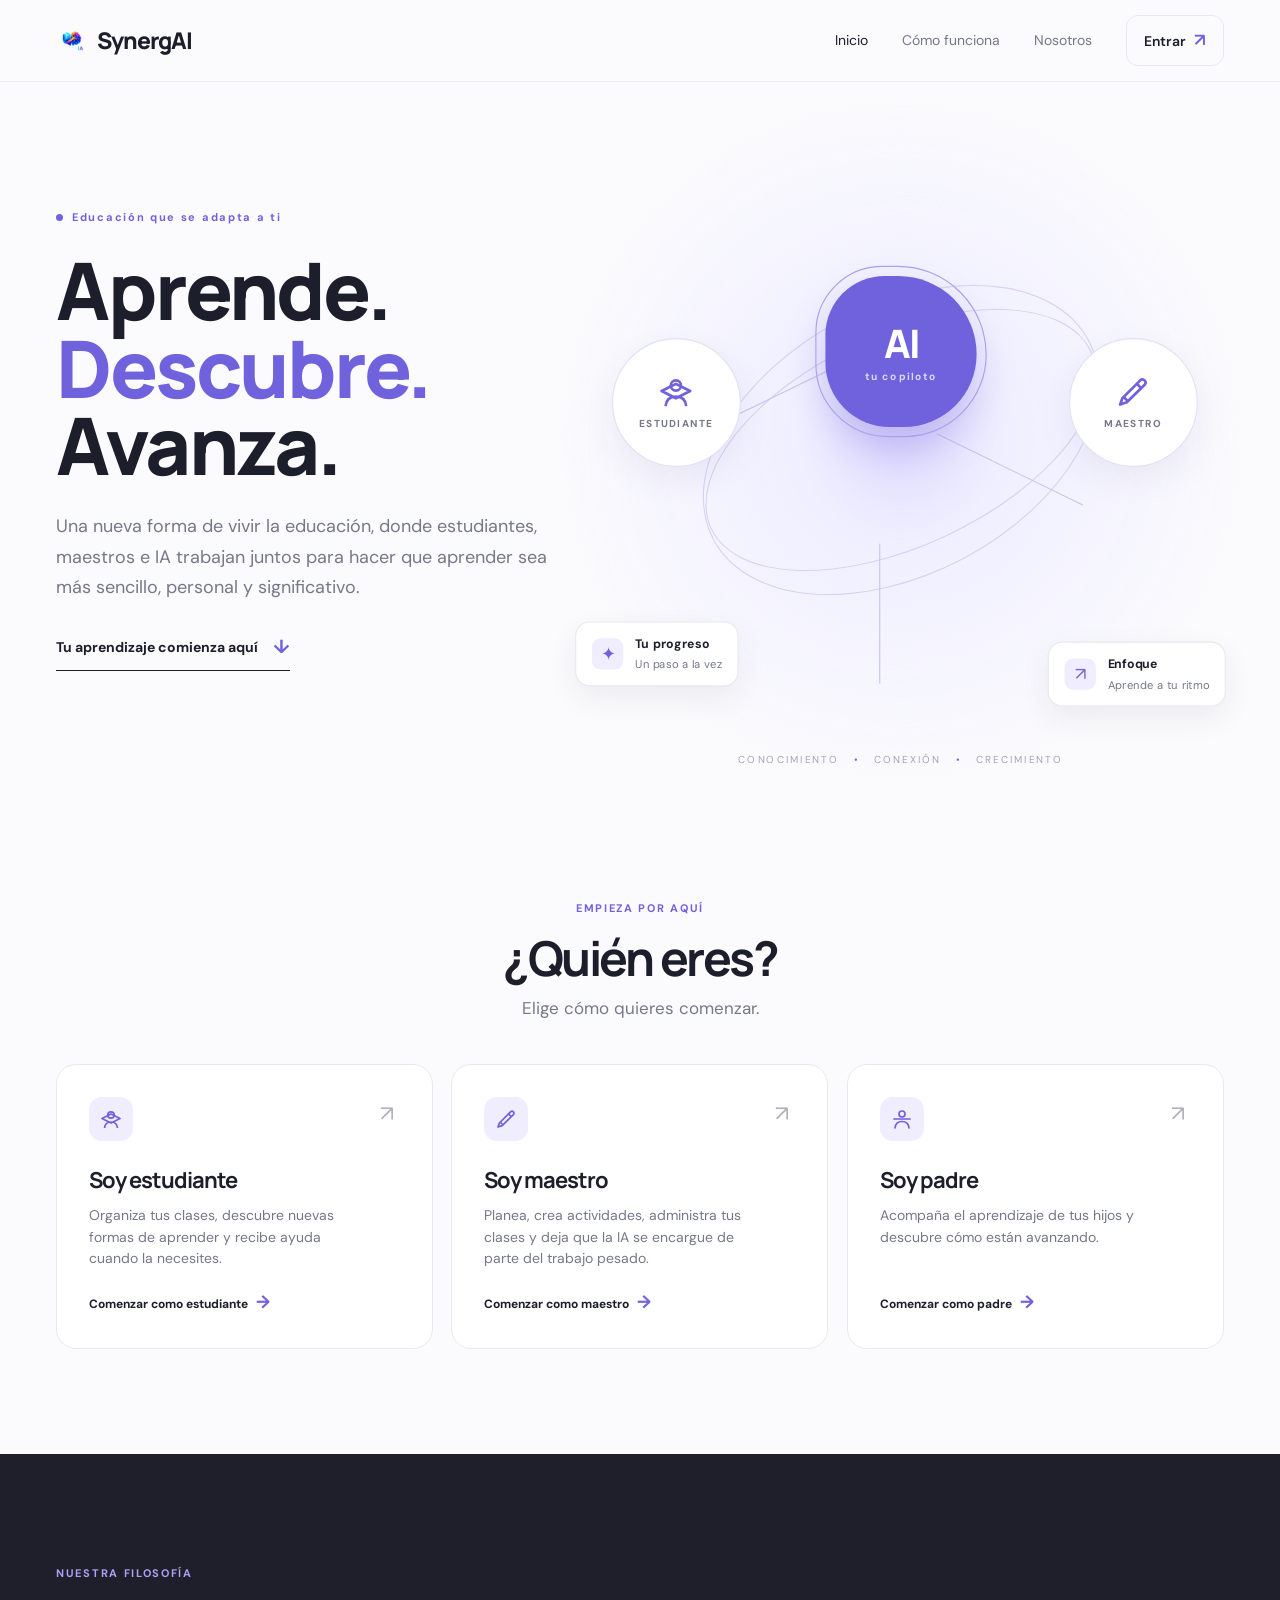
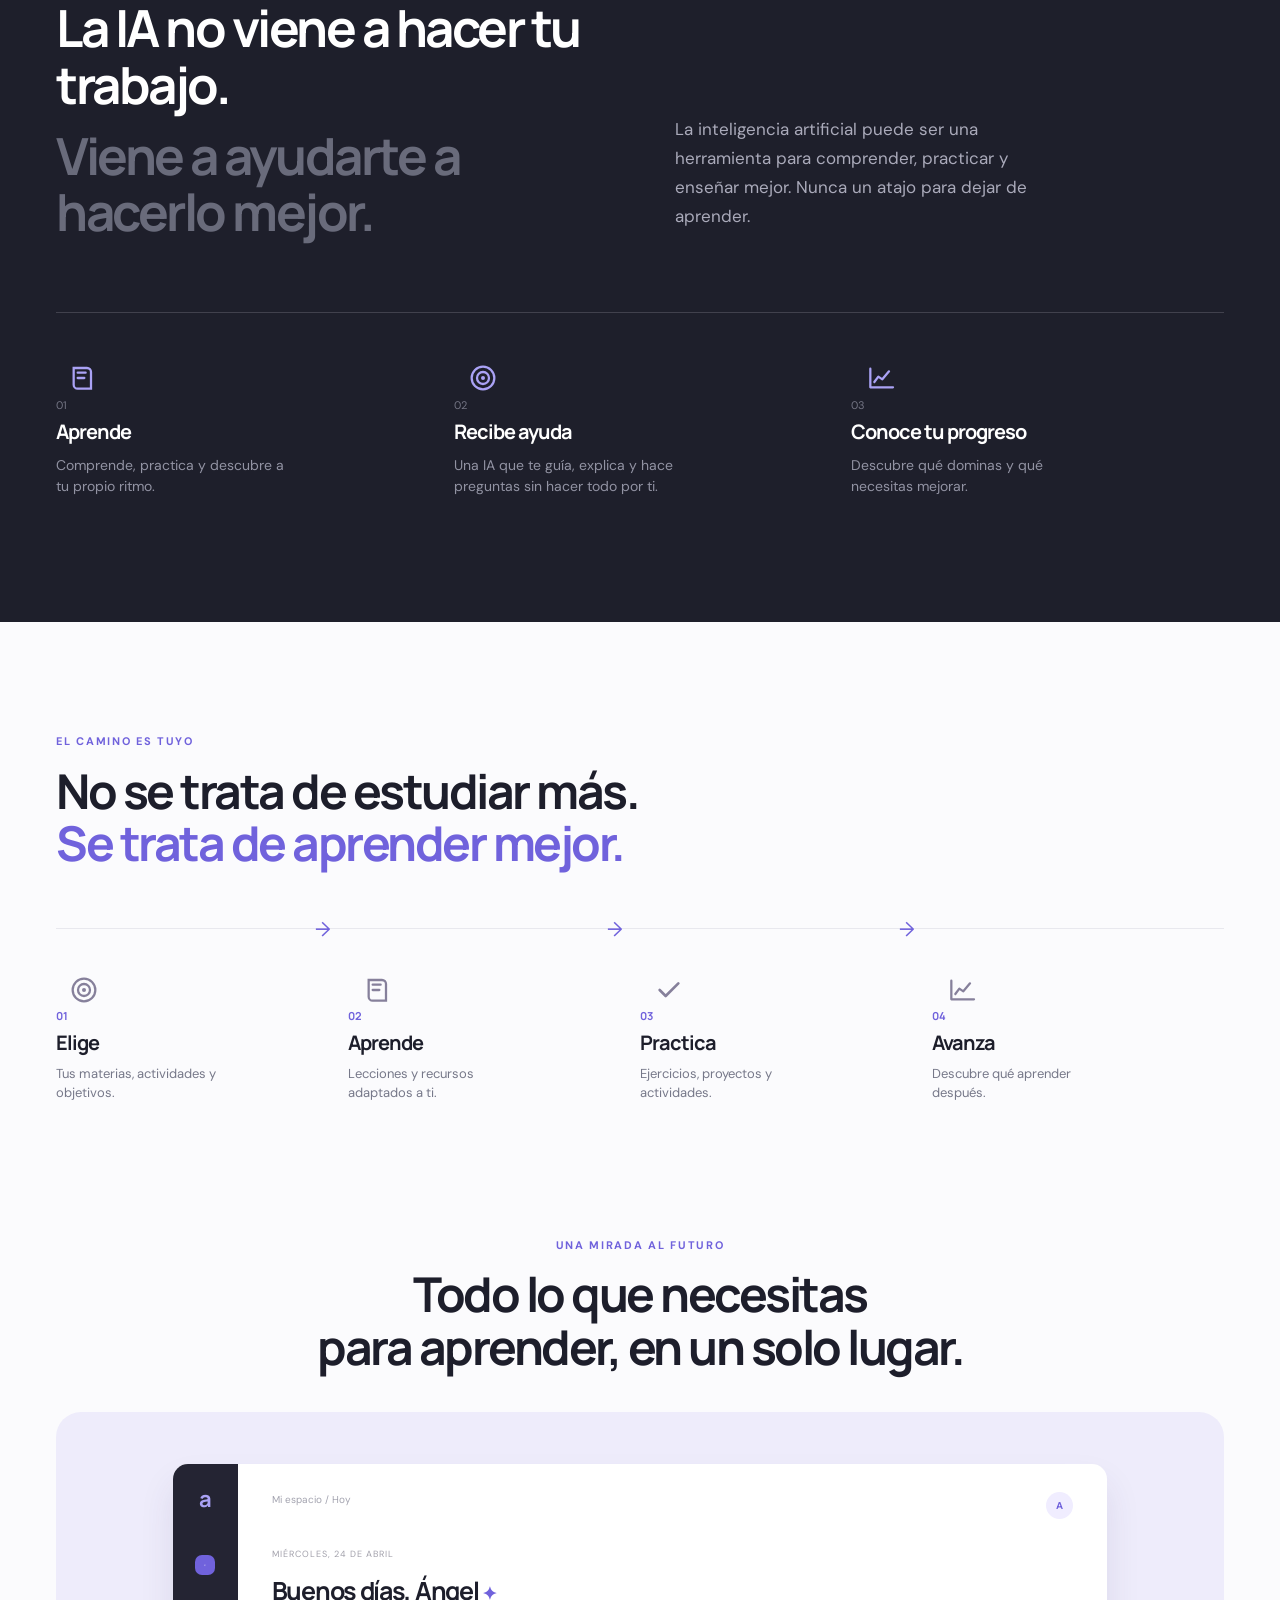
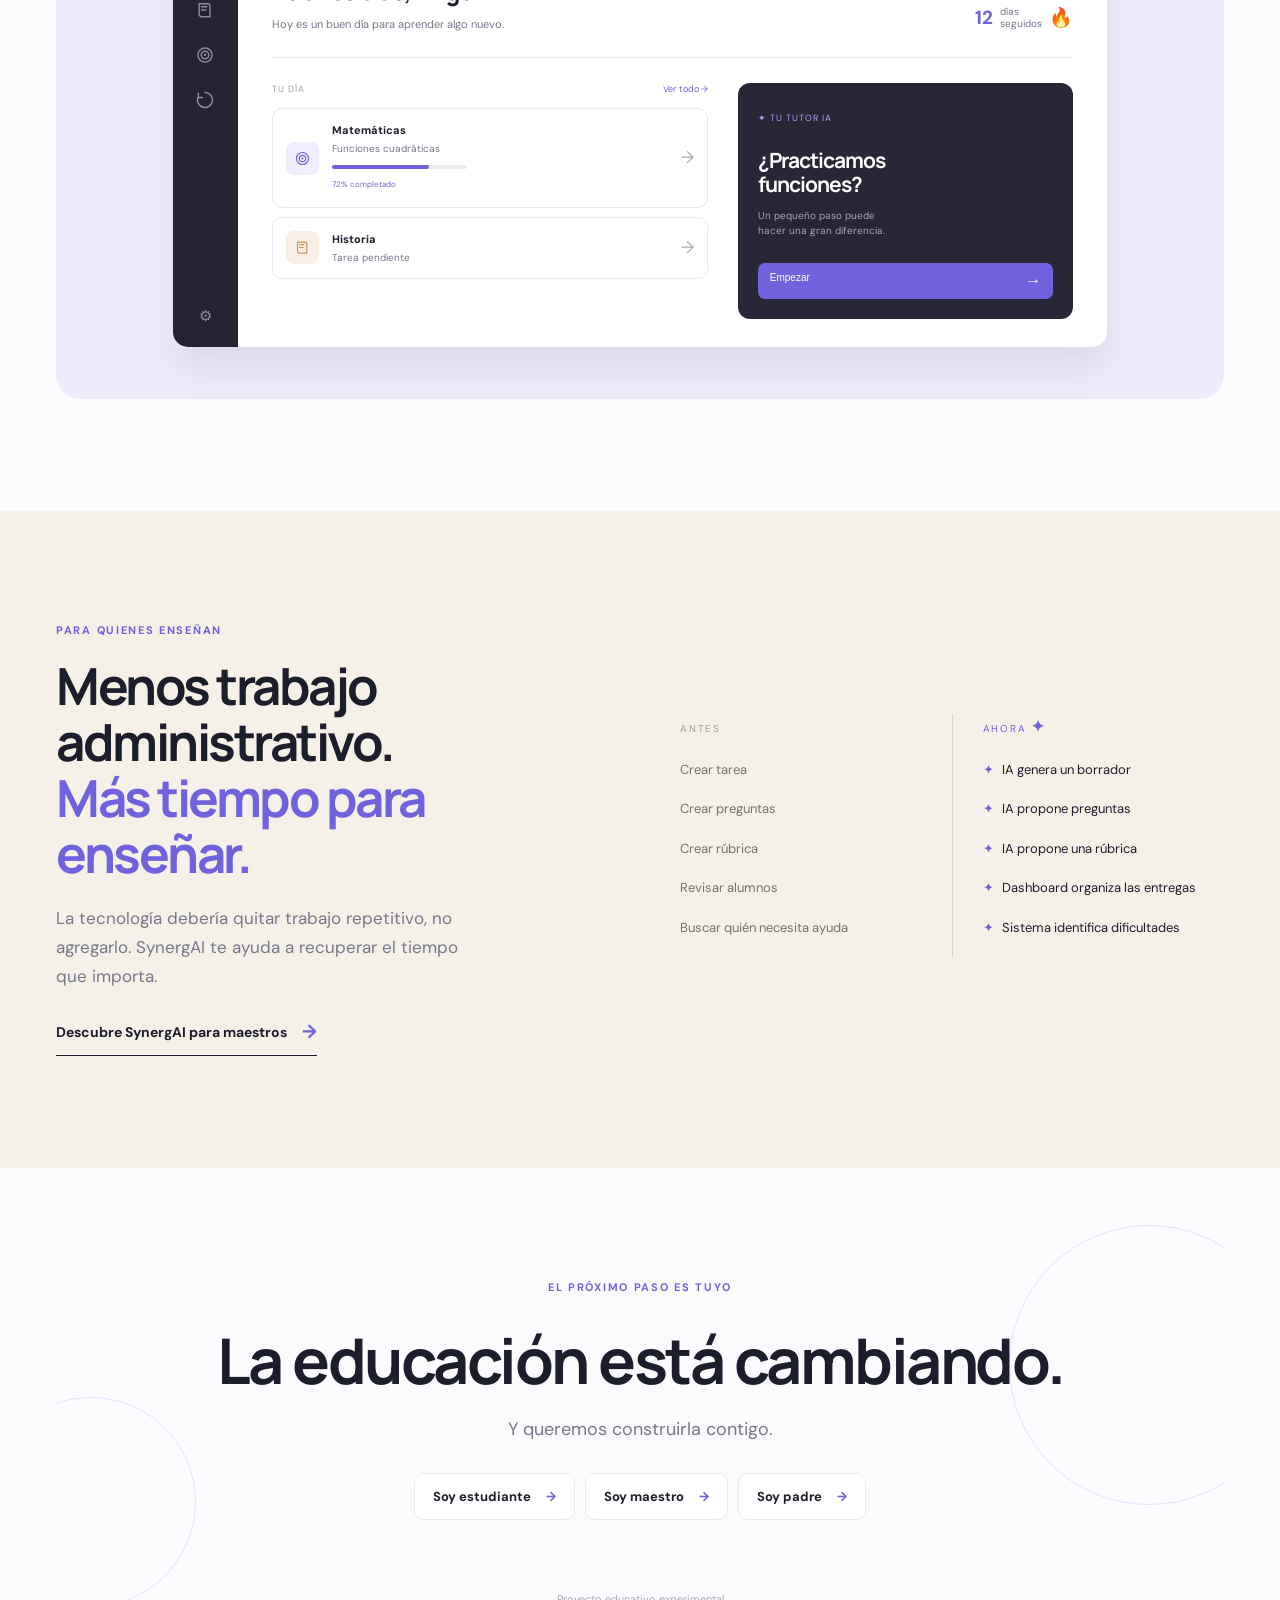
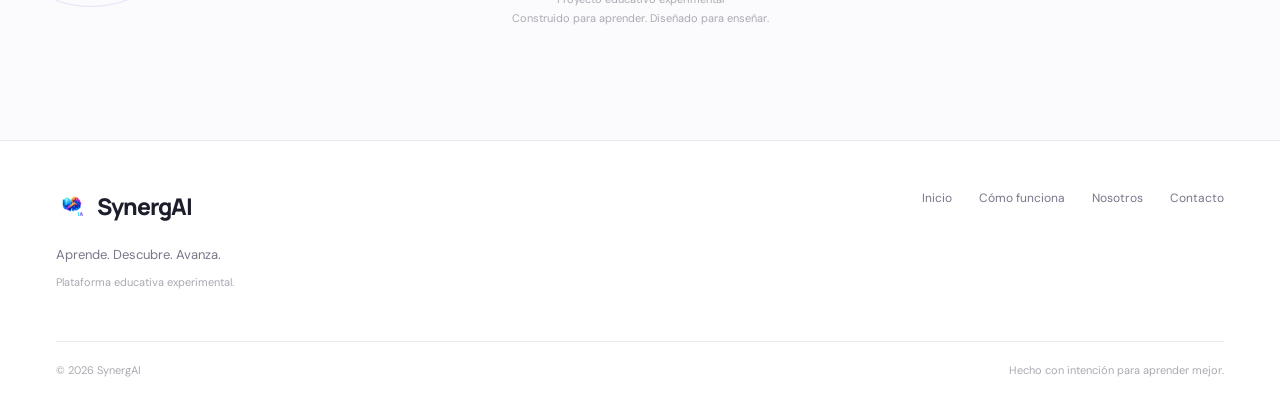
<file: index.html>
<!doctype html>
<html lang="es-MX">
  <head>
    <meta charset="UTF-8" />
    <meta name="viewport" content="width=device-width, initial-scale=1.0" />
    <meta name="description" content="Una nueva forma de vivir la educación para estudiantes, maestros y familias." />
    <meta name="theme-color" content="#f7f8fc" />
    <title>SynergAI — Aprende. Descubre. Avanza.</title>
    <link rel="preconnect" href="https://fonts.googleapis.com" />
    <link rel="preconnect" href="https://fonts.gstatic.com" crossorigin />
    <link href="https://fonts.googleapis.com/css2?family=DM+Sans:wght@400;500;600;700&family=Manrope:wght@600;700;800&display=swap" rel="stylesheet" />
    <link rel="stylesheet" href="styles.css" />
    <link rel="stylesheet" href="brand-overrides.css" />
  </head>
  <body>
    <header class="site-header">
      <nav class="nav container" aria-label="Navegación principal">
        <a class="brand" href="#inicio" aria-label="SynergAI, inicio">
          <img class="brand-logo" src="logoSAI.png" alt="" />
          <span>SynergAI</span>
        </a>
        <button class="menu-toggle" type="button" aria-expanded="false" aria-controls="main-menu" aria-label="Abrir menú">
          <span></span><span></span>
        </button>
        <div class="nav-links" id="main-menu">
          <a class="active" href="#inicio">Inicio</a>
          <a href="#como-funciona">Cómo funciona</a>
          <a href="#nosotros">Nosotros</a>
          <a class="nav-login" href="/login">Entrar <span aria-hidden="true">↗</span></a>
        </div>
      </nav>
    </header>

    <main id="inicio">
      <section class="hero container section-reveal">
        <div class="hero-copy">
          <div class="eyebrow"><span class="eyebrow-dot"></span> Educación que se adapta a ti</div>
          <h1>Aprende.<br /><em>Descubre.</em><br />Avanza.</h1>
          <p>Una nueva forma de vivir la educación, donde estudiantes, maestros e IA trabajan juntos para hacer que aprender sea más sencillo, personal y significativo.</p>
          <a class="text-link" href="#roles">Tu aprendizaje comienza aquí <span aria-hidden="true">↓</span></a>
        </div>
        <div class="hero-art" aria-label="La inteligencia artificial conecta a estudiantes y maestros con el aprendizaje" role="img">
          <div class="orbit orbit-one"></div><div class="orbit orbit-two"></div>
          <div class="art-line line-a"></div><div class="art-line line-b"></div><div class="art-line line-c"></div>
          <div class="art-node node-student"><span class="node-icon">◒</span><small>ESTUDIANTE</small></div>
          <div class="art-node node-teacher"><span class="node-icon">✦</span><small>MAESTRO</small></div>
          <div class="ai-core"><span class="core-pulse"></span><strong>AI</strong><small>tu copiloto</small></div>
          <div class="floating-note note-progress"><span>✦</span><div><b>Tu progreso</b><small>Un paso a la vez</small></div></div>
          <div class="floating-note note-focus"><span>↗</span><div><b>Enfoque</b><small>Aprende a tu ritmo</small></div></div>
          <div class="art-caption">CONOCIMIENTO <span>•</span> CONEXIÓN <span>•</span> CRECIMIENTO</div>
        </div>
      </section>

      <section class="roles-section container" id="roles">
        <div class="section-heading centered"><span class="section-kicker">EMPIEZA POR AQUÍ</span><h2>¿Quién eres?</h2><p>Elige cómo quieres comenzar.</p></div>
        <div class="role-grid">
          <a class="role-card role-student" href="/student"><div class="role-top"><span class="role-icon">◒</span><span class="arrow">↗</span></div><h3>Soy estudiante</h3><p>Organiza tus clases, descubre nuevas formas de aprender y recibe ayuda cuando la necesites.</p><span class="card-link">Comenzar como estudiante <b>→</b></span></a>
          <a class="role-card role-teacher" href="/teacher"><div class="role-top"><span class="role-icon">✎</span><span class="arrow">↗</span></div><h3>Soy maestro</h3><p>Planea, crea actividades, administra tus clases y deja que la IA se encargue de parte del trabajo pesado.</p><span class="card-link">Comenzar como maestro <b>→</b></span></a>
          <a class="role-card role-parent" href="/parent"><div class="role-top"><span class="role-icon">⌂</span><span class="arrow">↗</span></div><h3>Soy padre</h3><p>Acompaña el aprendizaje de tus hijos y descubre cómo están avanzando.</p><span class="card-link">Comenzar como padre <b>→</b></span></a>
        </div>
      </section>

      <section class="philosophy section-dark" id="nosotros">
        <div class="container philosophy-layout">
          <div class="section-heading"><span class="section-kicker">NUESTRA FILOSOFÍA</span><h2>La IA no viene a hacer tu trabajo.</h2><h2 class="muted-heading">Viene a ayudarte a hacerlo mejor.</h2></div>
          <p class="philosophy-intro">La inteligencia artificial puede ser una herramienta para comprender, practicar y enseñar mejor. Nunca un atajo para dejar de aprender.</p>
          <div class="feature-grid"><article><span class="feature-number">01</span><span class="feature-icon">✦</span><h3>Aprende</h3><p>Comprende, practica y descubre a tu propio ritmo.</p></article><article><span class="feature-number">02</span><span class="feature-icon">◌</span><h3>Recibe ayuda</h3><p>Una IA que te guía, explica y hace preguntas sin hacer todo por ti.</p></article><article><span class="feature-number">03</span><span class="feature-icon">↗</span><h3>Conoce tu progreso</h3><p>Descubre qué dominas y qué necesitas mejorar.</p></article></div>
        </div>
      </section>

      <section class="steps-section container" id="como-funciona">
        <div class="section-heading"><span class="section-kicker">EL CAMINO ES TUYO</span><h2>No se trata de estudiar más.<br /><em>Se trata de aprender mejor.</em></h2></div>
        <div class="steps"><div class="step"><span>01</span><div class="step-icon">⌑</div><h3>Elige</h3><p>Tus materias, actividades y objetivos.</p></div><div class="step"><span>02</span><div class="step-icon">◉</div><h3>Aprende</h3><p>Lecciones y recursos adaptados a ti.</p></div><div class="step"><span>03</span><div class="step-icon">✧</div><h3>Practica</h3><p>Ejercicios, proyectos y actividades.</p></div><div class="step"><span>04</span><div class="step-icon">↗</div><h3>Avanza</h3><p>Descubre qué aprender después.</p></div></div>
      </section>

      <section class="product-section container"><div class="section-heading centered"><span class="section-kicker">UNA MIRADA AL FUTURO</span><h2>Todo lo que necesitas<br />para aprender, en un solo lugar.</h2></div><div class="dashboard-wrap"><div class="dashboard"><div class="dash-sidebar"><span class="dash-logo">a</span><span class="side-active">⌂</span><span>▤</span><span>◌</span><span>◈</span><span class="side-bottom">⚙</span></div><div class="dash-main"><div class="dash-top"><span class="dash-breadcrumb">Mi espacio / Hoy</span><span class="dash-avatar">A</span></div><div class="dash-greeting"><div><small>MIÉRCOLES, 24 DE ABRIL</small><h3>Buenos días, Ángel <span>✦</span></h3><p>Hoy es un buen día para aprender algo nuevo.</p></div><div class="streak"><b>12</b><span>días<br />seguidos</span> 🔥</div></div><div class="dash-content"><div><div class="dash-label">TU DÍA <span>Ver todo →</span></div><div class="subject-card"><span class="subject-symbol">∑</span><div><b>Matemáticas</b><small>Funciones cuadráticas</small><div class="progress"><i></i></div><em>72% completado</em></div><span class="subject-arrow">→</span></div><div class="subject-card"><span class="subject-symbol history">✺</span><div><b>Historia</b><small>Tarea pendiente</small></div><span class="subject-arrow">→</span></div></div><aside class="tutor-card"><span class="tutor-label">✦ TU TUTOR IA</span><h4>¿Practicamos<br />funciones?</h4><p>Un pequeño paso puede<br />hacer una gran diferencia.</p><button>Empezar <span>→</span></button></aside></div></div></div></div></section>

      <section class="teacher-section"><div class="container teacher-layout"><div class="teacher-copy"><span class="section-kicker">PARA QUIENES ENSEÑAN</span><h2>Menos trabajo administrativo.<br /><em>Más tiempo para enseñar.</em></h2><p>La tecnología debería quitar trabajo repetitivo, no agregarlo. SynergAI te ayuda a recuperar el tiempo que importa.</p><a class="text-link" href="/teacher">Descubre SynergAI para maestros <span>→</span></a></div><div class="comparison"><div class="comparison-column before"><span>ANTES</span><p>Crear tarea</p><p>Crear preguntas</p><p>Crear rúbrica</p><p>Revisar alumnos</p><p>Buscar quién necesita ayuda</p></div><div class="comparison-divider"></div><div class="comparison-column after"><span>AHORA <b>✦</b></span><p>IA genera un borrador</p><p>IA propone preguntas</p><p>IA propone una rúbrica</p><p>Dashboard organiza las entregas</p><p>Sistema identifica dificultades</p></div></div></div></section>

      <section class="final-cta container"><div class="cta-orb orb-left"></div><div class="cta-orb orb-right"></div><span class="section-kicker">EL PRÓXIMO PASO ES TUYO</span><h2>La educación está cambiando.</h2><p>Y queremos construirla contigo.</p><div class="cta-buttons"><a href="/student">Soy estudiante <span>→</span></a><a href="/teacher">Soy maestro <span>→</span></a><a href="/parent">Soy padre <span>→</span></a></div><small>Proyecto educativo experimental<br />Construido para aprender. Diseñado para enseñar.</small></section>
    </main>

    <footer class="footer"><div class="container footer-grid"><div><a class="brand" href="#inicio"><img class="brand-logo" src="logoSAI.png" alt="" /><span>SynergAI</span></a><p>Aprende. Descubre. Avanza.</p><small>Plataforma educativa experimental.</small></div><div class="footer-links"><a href="#inicio">Inicio</a><a href="#como-funciona">Cómo funciona</a><a href="#nosotros">Nosotros</a><a href="mailto:hola@synergai.education">Contacto</a></div></div><div class="container footer-bottom"><span>© 2026 SynergAI</span><span>Hecho con intención para aprender mejor.</span></div></footer>
    <script src="script.js"></script>
  </body>
</html>
</file>
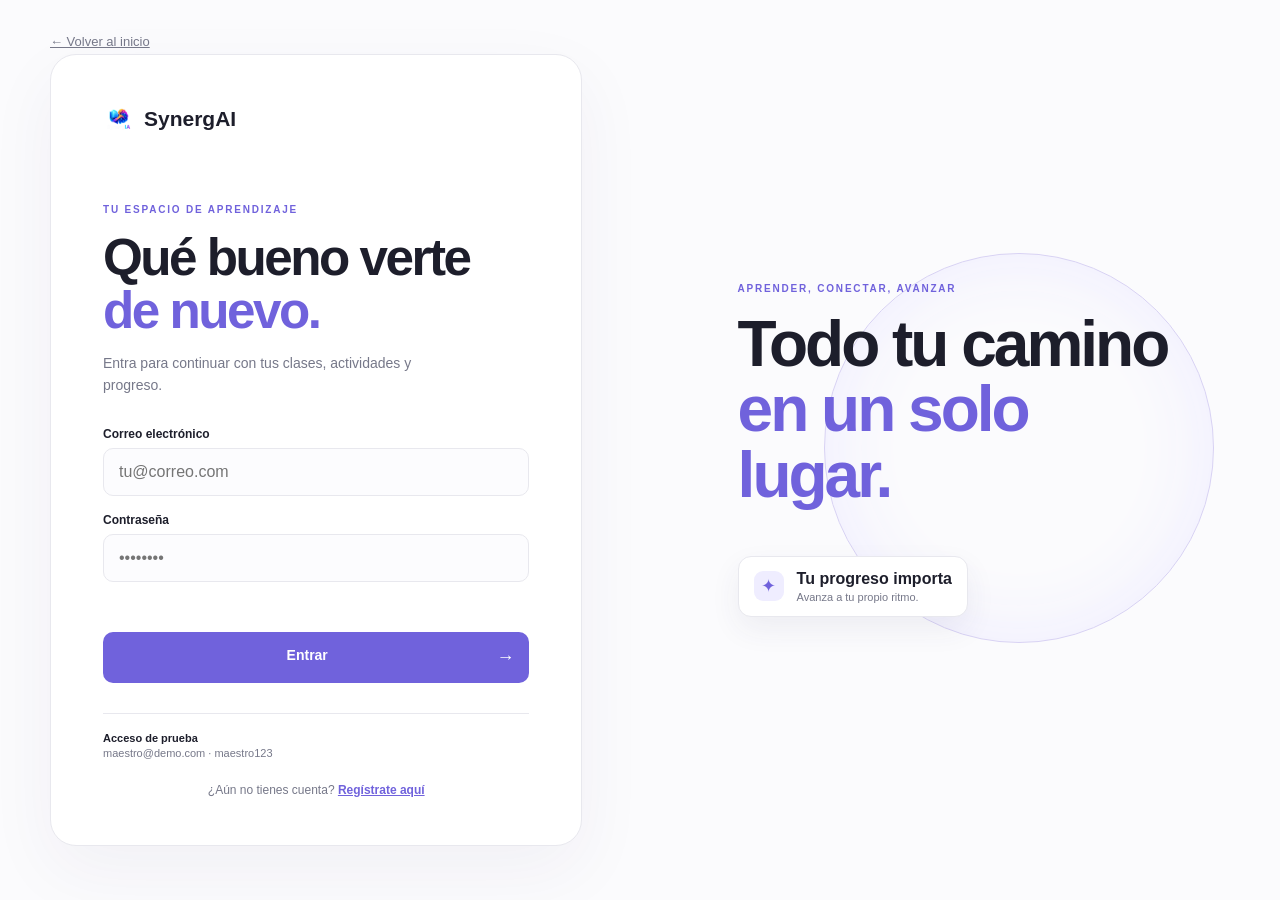
<file: login.html>
<!doctype html>
<html lang="es-MX">
  <head>
    <meta charset="UTF-8" />
    <meta name="viewport" content="width=device-width, initial-scale=1.0" />
    <title>Entrar — SynergAI</title>
    <link rel="stylesheet" href="login.css" />
  </head>
  <body>
    <main class="login-shell">
      <a class="back-link" href="/">← Volver al inicio</a>
      <section class="login-card" aria-labelledby="login-title">
        <div class="login-brand"><img src="logoSAI.png" alt="" /><span>SynergAI</span></div>
        <span class="kicker">TU ESPACIO DE APRENDIZAJE</span>
        <h1 id="login-title">Qué bueno verte<br /><em>de nuevo.</em></h1>
        <p class="intro">Entra para continuar con tus clases, actividades y progreso.</p>
        <form id="login-form">
          <label for="email">Correo electrónico</label>
          <input id="email" name="email" type="email" autocomplete="email" placeholder="tu@correo.com" required />
          <label for="password">Contraseña</label>
          <input id="password" name="password" type="password" autocomplete="current-password" placeholder="••••••••" required />
          <p id="login-error" class="form-message" role="alert"></p>
          <button type="submit">Entrar <span>→</span></button>
        </form>
        <div class="demo-access"><strong>Acceso de prueba</strong><span>maestro@demo.com · maestro123</span></div>
        <p class="switch-auth">¿Aún no tienes cuenta? <a href="/register">Regístrate aquí</a></p>
      </section>
      <aside class="login-aside" aria-label="Beneficios de SynergAI">
        <div class="aside-orb"></div>
        <span class="kicker">APRENDER, CONECTAR, AVANZAR</span>
        <h2>Todo tu camino<br /><em>en un solo lugar.</em></h2>
        <div class="aside-note"><span>✦</span><div><strong>Tu progreso importa</strong><small>Avanza a tu propio ritmo.</small></div></div>
      </aside>
    </main>
    <div id="auth-feedback" class="auth-feedback" role="alert"><span id="auth-feedback-message"></span><button id="auth-feedback-close" aria-label="Cerrar mensaje">Cerrar</button></div><script src="login.js"></script>
  </body>
</html>
</file>
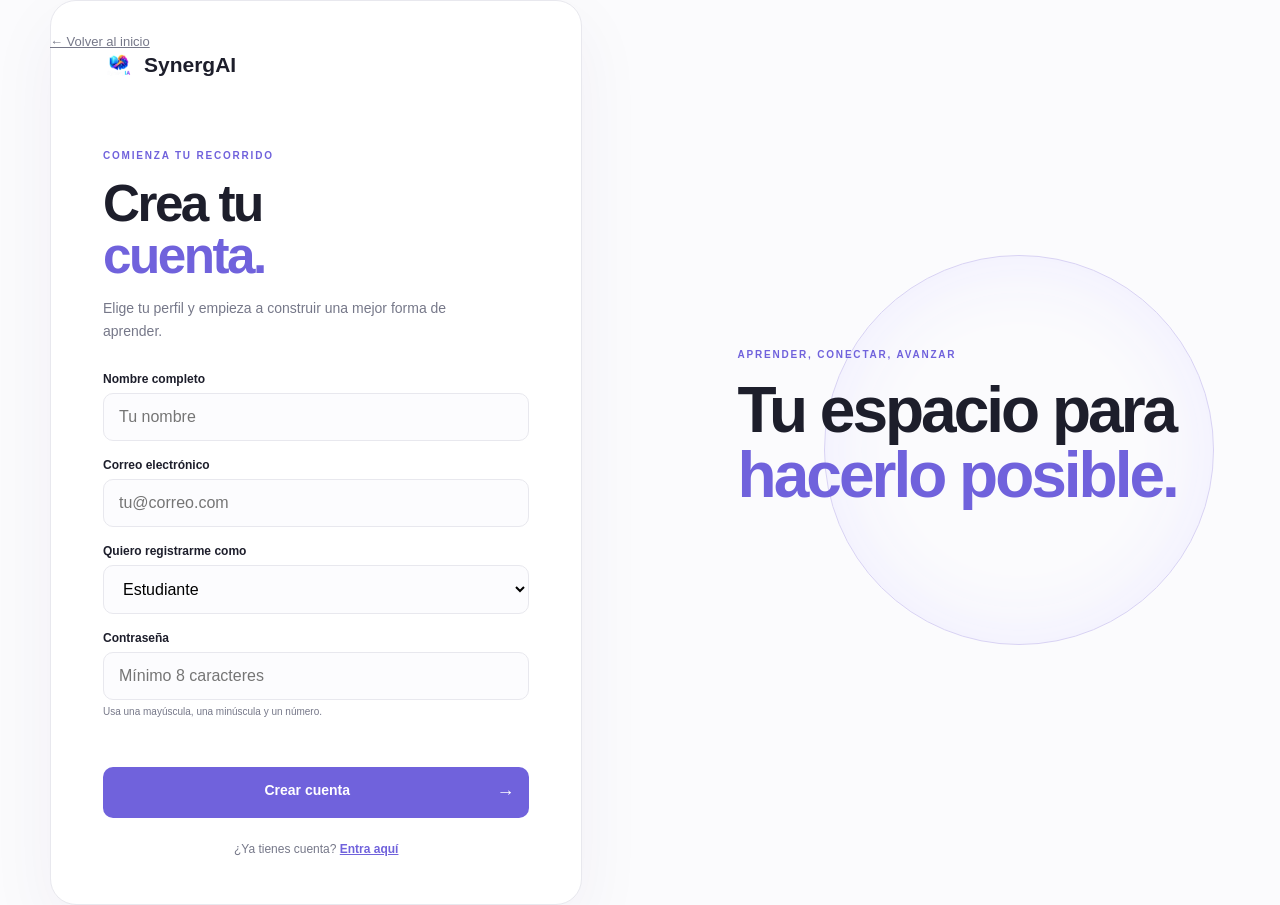
<file: register.html>
<!doctype html>
<html lang="es-MX">
  <head>
    <meta charset="UTF-8" />
    <meta name="viewport" content="width=device-width, initial-scale=1.0" />
    <title>Crear cuenta — SynergAI</title>
    <link rel="stylesheet" href="login.css" />
  </head>
  <body>
    <main class="login-shell">
      <a class="back-link" href="/">← Volver al inicio</a>
      <section class="login-card" aria-labelledby="register-title">
        <div class="login-brand"><img src="logoSAI.png" alt="" /><span>SynergAI</span></div>
        <span class="kicker">COMIENZA TU RECORRIDO</span>
        <h1 id="register-title">Crea tu<br /><em>cuenta.</em></h1>
        <p class="intro">Elige tu perfil y empieza a construir una mejor forma de aprender.</p>
        <form id="register-form">
          <label for="name">Nombre completo</label>
          <input id="name" name="name" type="text" autocomplete="name" placeholder="Tu nombre" minlength="2" maxlength="80" required />
          <label for="email">Correo electrónico</label>
          <input id="email" name="email" type="email" autocomplete="email" placeholder="tu@correo.com" required />
          <label for="role">Quiero registrarme como</label>
          <select id="role" name="role"><option value="student">Estudiante</option><option value="teacher">Maestro</option><option value="parent">Padre o tutor</option></select>
          <label for="password">Contraseña</label>
          <input id="password" name="password" type="password" autocomplete="new-password" placeholder="Mínimo 8 caracteres" minlength="8" required />
          <small class="password-hint">Usa una mayúscula, una minúscula y un número.</small>
          <p id="register-error" class="form-message" role="alert"></p>
          <button type="submit">Crear cuenta <span>→</span></button>
        </form>
        <p class="switch-auth">¿Ya tienes cuenta? <a href="/login">Entra aquí</a></p>
      </section>
      <aside class="login-aside" aria-hidden="true"><div class="aside-orb"></div><span class="kicker">APRENDER, CONECTAR, AVANZAR</span><h2>Tu espacio para<br /><em>hacerlo posible.</em></h2></aside>
    </main>
    <div id="auth-feedback" class="auth-feedback" role="alert"><span id="auth-feedback-message"></span><button id="auth-feedback-close" aria-label="Cerrar mensaje">Cerrar</button></div><script src="register.js"></script>
  </body>
</html>
</file>
<file: styles.css>
:root{--ink:#1d1e2b;--muted:#767889;--line:#e8e8ee;--paper:#fbfbfd;--accent:#7062dc;--accent-dark:#5547be;--cream:#f5f1e9;--dark:#1e1f2b}*{box-sizing:border-box}html{scroll-behavior:smooth}body{margin:0;color:var(--ink);background:var(--paper);font-family:'DM Sans',sans-serif;font-size:16px;line-height:1.5}a{color:inherit;text-decoration:none}.container{width:min(1160px,calc(100% - 64px));margin:auto}.site-header{height:82px;background:rgba(251,251,253,.88);border-bottom:1px solid rgba(232,232,238,.7);position:sticky;top:0;z-index:10;backdrop-filter:blur(18px)}.nav{height:100%;display:flex;align-items:center;justify-content:space-between}.brand{display:flex;align-items:center;gap:10px;font-family:Manrope,sans-serif;font-size:23px;font-weight:800;letter-spacing:-1px}.brand-mark{display:flex;align-items:end;gap:2px;height:22px}.brand-mark span{display:block;width:5px;border-radius:3px;background:var(--accent)}.brand-mark span:first-child{height:11px}.brand-mark span:nth-child(2){height:18px}.brand-mark span:last-child{height:14px}.nav-links{display:flex;align-items:center;gap:34px;font-size:14px;color:var(--muted)}.nav-links a{transition:color .2s}.nav-links a:hover,.nav-links .active{color:var(--ink)}.nav-login{color:var(--ink)!important;border:1px solid var(--line);padding:11px 17px;border-radius:12px;font-weight:600}.nav-login span{color:var(--accent);font-size:18px;margin-left:5px}.menu-toggle{display:none;background:none;border:0}.hero{min-height:670px;display:grid;grid-template-columns:42% 58%;align-items:center;padding-top:50px;padding-bottom:55px;overflow:hidden}.eyebrow,.section-kicker{color:var(--accent);font-size:11px;letter-spacing:1.7px;font-weight:700}.eyebrow{display:flex;gap:9px;align-items:center;margin-bottom:25px}.eyebrow-dot{height:7px;width:7px;border-radius:50%;background:var(--accent)}h1,h2,h3,h4,p{margin-top:0}h1,h2,h3,h4{font-family:Manrope,sans-serif;letter-spacing:-2.5px}h1{font-size:clamp(54px,6.2vw,82px);line-height:.98;margin-bottom:27px;font-weight:800}em{font-style:normal;color:var(--accent)}.hero-copy>p{max-width:460px;color:var(--muted);font-size:17px;line-height:1.7;margin-bottom:30px}.text-link{display:inline-flex;align-items:center;gap:15px;color:var(--ink);font-weight:700;font-size:14px;border-bottom:1px solid var(--ink);padding-bottom:8px}.text-link span{font-size:19px;color:var(--accent)}.hero-art{height:500px;position:relative;margin-left:20px;background:radial-gradient(circle at 50% 50%,#eeedff 0,#f8f7ff 40%,transparent 68%)}.orbit{border:1px solid #d7d2f4;border-radius:50%;position:absolute;left:50%;top:50%;transform:translate(-50%,-50%) rotate(-25deg)}.orbit-one{width:375px;height:190px}.orbit-two{width:240px;height:380px;transform:translate(-50%,-50%) rotate(62deg)}.art-line{position:absolute;height:1px;background:#c9c3ed;transform-origin:left}.line-a{width:144px;top:49%;left:22%;transform:rotate(-26deg)}.line-b{width:145px;top:49%;left:55%;transform:rotate(26deg)}.line-c{width:125px;top:65%;left:47%;transform:rotate(90deg)}.art-node,.ai-core{position:absolute;display:flex;align-items:center;justify-content:center;flex-direction:column}.art-node{width:115px;height:115px;background:#fff;border:1px solid #e3e0f5;border-radius:50%;box-shadow:0 12px 30px #3d347d13}.node-student{left:10%;top:35%}.node-teacher{right:9%;top:35%}.node-icon{font-size:29px;color:var(--accent);margin-bottom:5px}.art-node small,.ai-core small{font-size:9px;letter-spacing:1.2px;color:var(--muted);font-weight:700}.ai-core{width:135px;height:135px;left:50%;top:37%;transform:translate(-50%,-50%);background:var(--accent);color:white;border-radius:43% 57% 53% 47%;box-shadow:0 18px 35px #7062dc54}.ai-core strong{font:800 35px Manrope;letter-spacing:-2px}.ai-core small{color:#dddaff;margin-top:0}.core-pulse{position:absolute;inset:-9px;border:1px solid #a8a0ee;border-radius:inherit;animation:pulse 3s ease-in-out infinite}.floating-note{position:absolute;display:flex;gap:10px;align-items:center;padding:11px 14px;background:#fff;border:1px solid var(--line);border-radius:13px;box-shadow:0 10px 28px #30304812;font-size:11px}.floating-note>span{display:grid;place-items:center;background:#efedff;color:var(--accent);width:28px;height:28px;border-radius:8px;font-size:16px}.floating-note b,.floating-note small{display:block}.floating-note small{font-size:10px;color:var(--muted);margin-top:2px}.note-progress{left:3%;bottom:14%}.note-focus{right:2%;bottom:11%}.art-caption{position:absolute;bottom:2%;width:100%;text-align:center;color:#a5a2b7;font-size:9px;letter-spacing:2px}.art-caption span{color:var(--accent);margin:0 9px}.roles-section{padding:92px 0 118px}.section-heading h2{font-size:clamp(32px,4vw,48px);line-height:1.1;margin:12px 0 12px}.section-heading p{color:var(--muted);margin-bottom:0}.centered{text-align:center}.role-grid{display:grid;grid-template-columns:repeat(3,1fr);gap:18px;margin-top:42px}.role-card{padding:27px 27px 25px;border:1px solid var(--line);border-radius:20px;background:#fff;min-height:255px;display:flex;flex-direction:column;transition:transform .25s,box-shadow .25s,border-color .25s}.role-card:hover,.role-card:focus-visible{transform:translateY(-7px);box-shadow:0 17px 38px #30304812;border-color:#d8d3fb;outline:none}.role-student:hover .role-icon{transform:rotate(20deg)}.role-teacher:hover .role-icon{transform:rotate(-10deg)}.role-parent:hover .role-icon{transform:translateY(-3px)}.role-top{display:flex;justify-content:space-between;align-items:start}.role-icon{display:grid;place-items:center;width:45px;height:45px;background:#efedff;border-radius:13px;color:var(--accent);font-size:24px;transition:transform .3s}.arrow{color:#b0b0bc;font-size:22px}.role-card h3{font-size:22px;letter-spacing:-1px;margin:23px 0 8px}.role-card p{font-size:14px;line-height:1.55;color:var(--muted);max-width:280px}.card-link{font-size:12px;font-weight:700;margin-top:auto}.card-link b{color:var(--accent);font-size:18px;margin-left:5px}.section-dark{background:var(--dark);color:#fff}.philosophy{padding:112px 0 120px}.philosophy-layout{display:grid;grid-template-columns:1fr 1fr;column-gap:70px}.philosophy .section-kicker{color:#aaa2f5}.philosophy h2{font-size:clamp(34px,4vw,52px);margin:15px 0 0}.muted-heading{color:#696b7b}.philosophy-intro{color:#aaaaba;max-width:390px;align-self:end;margin-bottom:9px;line-height:1.7}.feature-grid{grid-column:1/-1;display:grid;grid-template-columns:repeat(3,1fr);gap:25px;margin-top:90px;padding-top:24px;border-top:1px solid #41414d}.feature-grid article{position:relative}.feature-number{color:#747584;font-size:11px}.feature-icon{display:block;color:#aaa2f5;font-size:30px;margin:25px 0 15px}.feature-grid h3{font-size:20px;letter-spacing:-1px;margin-bottom:8px}.feature-grid p{color:#9293a3;font-size:14px;max-width:240px}.steps-section{padding:120px 0 130px}.steps{display:grid;grid-template-columns:repeat(4,1fr);margin-top:78px}.step{position:relative;border-top:1px solid var(--line);padding:20px 27px 0 0}.step:after{content:'→';position:absolute;right:17px;top:-15px;color:var(--accent);font-size:20px}.step:last-child:after{display:none}.step>span{font:700 11px Manrope;color:var(--accent)}.step-icon{font-size:27px;margin:25px 0 14px;color:#86809b}.step h3{font-size:20px;letter-spacing:-1px;margin-bottom:6px}.step p{font-size:13px;color:var(--muted);max-width:190px}.product-section{padding-bottom:130px}.dashboard-wrap{margin-top:50px;background:#eeecfb;border-radius:25px;padding:52px 8%;overflow:hidden}.dashboard{display:flex;background:#fff;border-radius:15px;box-shadow:0 20px 35px #38315f1a;min-height:400px;overflow:hidden}.dash-sidebar{width:65px;background:#242433;color:#8c8d9e;display:flex;align-items:center;flex-direction:column;gap:25px;padding:20px 0;font-size:15px}.dash-logo{font:bold 22px Manrope;color:#aaa2f5;margin-bottom:16px}.side-active{background:#7062dc;color:white;border-radius:7px;padding:6px 9px}.side-bottom{margin-top:auto}.dash-main{padding:28px 34px;flex:1}.dash-top{display:flex;justify-content:space-between;color:#a3a3af;font-size:10px}.dash-avatar{display:grid;place-items:center;border-radius:50%;background:#f0edff;color:var(--accent);width:27px;height:27px;font-weight:700}.dash-greeting{display:flex;justify-content:space-between;align-items:end;border-bottom:1px solid var(--line);padding:20px 0 24px}.dash-greeting small,.dash-label{font-size:9px;color:#a2a1ab;letter-spacing:1px}.dash-greeting h3{font-size:25px;letter-spacing:-1.3px;margin:7px 0}.dash-greeting h3 span{color:var(--accent);font-size:18px}.dash-greeting p{font-size:11px;color:var(--muted);margin:0}.streak{display:flex;align-items:center;gap:7px;color:var(--accent);font-size:19px}.streak span{font-size:10px;color:var(--muted);line-height:1.2}.dash-content{display:grid;grid-template-columns:1.3fr 1fr;gap:30px;padding-top:25px}.dash-label{display:flex;justify-content:space-between;margin-bottom:12px}.dash-label span{color:var(--accent);letter-spacing:0;text-transform:none}.subject-card{display:flex;align-items:center;gap:13px;border:1px solid var(--line);padding:13px;border-radius:10px;margin-bottom:9px}.subject-symbol{width:33px;height:33px;display:grid;place-items:center;background:#f1efff;border-radius:8px;color:var(--accent);font-size:19px}.subject-symbol.history{background:#f8f0e6;color:#c8975e}.subject-card b,.subject-card small{display:block;font-size:11px}.subject-card small{color:var(--muted);font-size:10px;margin-top:2px}.subject-arrow{margin-left:auto;color:#adadb8}.progress{height:4px;width:135px;background:#ececf1;border-radius:4px;margin-top:9px}.progress i{display:block;width:72%;height:100%;border-radius:4px;background:var(--accent)}.subject-card em{font-style:normal;color:var(--accent);font-size:8px}.tutor-card{background:#282738;border-radius:12px;padding:20px;color:white}.tutor-label{font-size:9px;letter-spacing:1px;color:#aaa2f5}.tutor-card h4{font-size:21px;line-height:1.15;margin:20px 0 12px;letter-spacing:-1px}.tutor-card p{font-size:10px;color:#a4a3b1;line-height:1.5}.tutor-card button{border:0;background:#7062dc;color:white;border-radius:7px;padding:9px 12px;font-size:10px;margin-top:15px;width:100%;text-align:left}.tutor-card button span{float:right;font-size:16px}.teacher-section{background:var(--cream);padding:112px 0}.teacher-layout{display:grid;grid-template-columns:1fr 1fr;gap:80px;align-items:center}.teacher-copy h2{font-size:clamp(34px,4vw,52px);line-height:1.1;margin:15px 0 22px}.teacher-copy>p{color:var(--muted);line-height:1.7;max-width:430px;margin-bottom:28px}.comparison{display:grid;grid-template-columns:1fr 1px 1fr;gap:30px;padding:10px 0}.comparison-divider{background:#d8d2c9}.comparison-column>span{font-size:10px;color:#a39e97;letter-spacing:1.8px}.comparison-column.after>span{color:var(--accent)}.comparison-column.after>span b{font-size:16px}.comparison-column p{font-size:13px;color:#77736d;margin:20px 0}.comparison-column.after p{color:var(--ink)}.comparison-column.after p:before{content:'✦';color:var(--accent);margin-right:8px}.final-cta{position:relative;text-align:center;padding:140px 0 145px;overflow:hidden}.final-cta h2{font-size:clamp(38px,5vw,63px);margin:15px 0 8px}.final-cta>p{font-size:18px;color:var(--muted);margin-bottom:30px}.cta-buttons{display:flex;justify-content:center;gap:10px;flex-wrap:wrap;position:relative;z-index:1}.cta-buttons a{border:1px solid var(--line);border-radius:10px;padding:13px 18px;font-size:13px;font-weight:700;background:#fff;transition:.2s}.cta-buttons a:hover{border-color:var(--accent);color:var(--accent);transform:translateY(-2px)}.cta-buttons span{color:var(--accent);margin-left:12px}.final-cta>small{display:block;color:#aaa9b3;font-size:11px;line-height:1.7;margin-top:70px}.cta-orb{position:absolute;width:210px;height:210px;border:1px solid #e5e1fa;border-radius:50%;z-index:-1}.orb-left{left:-70px;top:40%}.orb-right{right:-65px;top:10%;width:280px;height:280px}.footer{background:#fff;border-top:1px solid var(--line);padding-top:48px}.footer-grid{display:flex;justify-content:space-between;padding-bottom:48px}.footer p{font-size:13px;color:var(--muted);margin:22px 0 3px}.footer small{font-size:11px;color:#a8a7b2}.footer-links{display:flex;gap:27px;align-items:start;font-size:12px;color:var(--muted)}.footer-links a:hover{color:var(--accent)}.footer-bottom{border-top:1px solid var(--line);padding:20px 0;display:flex;justify-content:space-between;color:#aaa9b3;font-size:11px}@keyframes pulse{0%,100%{opacity:.35;transform:scale(1)}50%{opacity:.8;transform:scale(1.06)}}@media (max-width:800px){.container{width:min(100% - 40px,600px)}.site-header{height:70px}.menu-toggle{display:flex;flex-direction:column;gap:5px;padding:10px}.menu-toggle span{display:block;width:22px;height:2px;background:var(--ink)}.nav-links{display:none;position:absolute;top:70px;left:0;right:0;background:#fff;padding:18px 20px 25px;flex-direction:column;align-items:stretch;gap:0;box-shadow:0 10px 20px #1d1e2b12}.nav-links.open{display:flex}.nav-links a{padding:13px 0}.nav-login{text-align:center;margin-top:6px}.hero{display:block;padding-top:75px;min-height:auto}.hero-copy{text-align:center}.eyebrow{justify-content:center}.hero-copy>p{margin-left:auto;margin-right:auto;font-size:15px}.hero-art{height:380px;margin:60px 0 0;transform:scale(.86);transform-origin:center top}.roles-section{padding:55px 0 80px}.role-grid{grid-template-columns:1fr;gap:13px;margin-top:30px}.role-card{min-height:215px}.philosophy{padding:75px 0}.philosophy-layout{display:block}.philosophy-intro{margin-top:28px}.feature-grid{grid-template-columns:1fr;gap:15px;margin-top:55px}.feature-grid article{border-top:1px solid #41414d;padding-top:16px}.feature-icon{margin:12px 0 5px}.steps-section{padding:78px 0}.steps{grid-template-columns:1fr 1fr;gap:35px 20px;margin-top:45px}.step:after{display:none}.product-section{padding-bottom:80px}.dashboard-wrap{padding:25px 10px}.dashboard{min-width:580px;transform:scale(.95);transform-origin:top left;margin-bottom:-20px}.dashboard-wrap{overflow:auto}.teacher-section{padding:80px 0}.teacher-layout{grid-template-columns:1fr;gap:55px}.final-cta{padding:90px 0}.footer-grid{display:block}.footer-links{margin-top:35px;gap:15px;flex-wrap:wrap}.footer-bottom{display:block}.footer-bottom span{display:block;margin-top:5px}}@media (prefers-reduced-motion:reduce){html{scroll-behavior:auto}*,*:before,*:after{animation-duration:.01ms!important;animation-iteration-count:1!important;transition-duration:.01ms!important}}
</file>
<file: brand-overrides.css>
.brand-logo {
  width: 31px;
  height: 31px;
  object-fit: contain;
  border-radius: 8px;
}

/* Escala fluida para escritorio y comportamiento consistente de los vectores. */
.icon, .node-icon, .role-icon, .mini-icon { display: inline-block; width: 1.25em; height: 1.25em; flex: 0 0 auto; }
.node-icon { width: 34px; height: 34px; }
.role-icon { width: 24px; height: 24px; padding: 10px; box-sizing: content-box; }
.mini-icon { width: 18px; height: 18px; color: var(--accent); background: #efedff; padding: 5px; border-radius: 8px; box-sizing: content-box; }
.arrow { width: 20px; height: 20px; }
.feature-icon, .step-icon, .subject-symbol, .dashboard-icon { display: inline-grid; place-items: center; }
.feature-icon, .step-icon { width: 32px; height: 32px; }
.subject-symbol { padding: 8px; }
.dashboard-icon { width: 20px; height: 20px; }
.role-card, .dashboard-wrap, .comparison, .feature-grid article { will-change: transform; }
.role-card { transition: transform .35s cubic-bezier(.2,.8,.2,1), box-shadow .35s, border-color .25s; }
.hero { overflow: visible; }
.hero-art { overflow: visible; isolation: isolate; animation: art-enter .9s cubic-bezier(.2,.8,.2,1) both; }
.hero-art::before { content: ''; position: absolute; inset: 2% -3%; z-index: -1; pointer-events: none; border-radius: 50%; background: radial-gradient(circle at var(--mx, 50%) var(--my, 50%), rgba(164, 153, 255, .22), transparent 20%), radial-gradient(circle at 50% 50%, rgba(238, 237, 255, .85), transparent 68%); filter: blur(10px); transition: background-position .25s ease; }
.hero-art::after { content: ''; position: absolute; width: 190px; height: 190px; left: calc(var(--mx, 50%) - 95px); top: calc(var(--my, 50%) - 95px); border: 1px solid rgba(112,98,220,.16); border-radius: 50%; pointer-events: none; opacity: var(--cursor-glow, 0); transform: scale(var(--cursor-scale, 1)); transition: opacity .35s ease, transform .45s cubic-bezier(.2,.8,.2,1); }
.orbit-one, .orbit-two { animation: orbit-drift 18s ease-in-out infinite; transform-origin: center; }
.orbit-two { animation-duration: 23s; animation-direction: reverse; }
.ai-core { transform: translate(calc(-50% + var(--core-x, 0px)), calc(-50% + var(--core-y, 0px))); transition: box-shadow .35s ease, filter .35s ease; }
.hero-art.is-near .ai-core { filter: brightness(1.08); box-shadow: 0 18px 42px rgba(112,98,220,.45), 0 0 42px rgba(156,145,255,.3); }
.art-node { transition: transform .45s cubic-bezier(.2,.8,.2,1), box-shadow .35s ease; }
.hero-art.is-near .node-student { transform: translate(calc(var(--student-x, 0px) * .45), calc(var(--student-y, 0px) * .45)); }
.hero-art.is-near .node-teacher { transform: translate(calc(var(--teacher-x, 0px) * .45), calc(var(--teacher-y, 0px) * .45)); }
.floating-note { animation: float-note 5s ease-in-out infinite; }
.note-focus { animation-delay: -2.2s; }
@keyframes art-enter { from { opacity: 0; } to { opacity: 1; } }
@keyframes float-note { 0%,100% { transform: translateY(0); } 50% { transform: translateY(-7px); } }
@keyframes orbit-drift { 0%,100% { rotate: -1deg; scale: 1; } 50% { rotate: 3deg; scale: 1.025; } }
.floating-note { z-index: 3; white-space: nowrap; }
.note-progress { left: 5%; }
.note-focus { right: 5%; }
body { overflow-x: clip; }
@media (min-width: 1200px) {
  body { font-size: 17px; }
  .container { width: min(1360px, calc(100% - 112px)); }
  .hero { grid-template-columns: 43% 57%; min-height: 720px; padding-top: 48px; padding-bottom: 52px; }
  .hero-art { height: 610px; transform: scale(1.12); }
  .hero-copy>p { font-size: 18px; max-width: 510px; }
  .roles-section { padding-top: 92px; padding-bottom: 105px; }
  .role-card { min-height: 285px; padding: 32px; }
  .philosophy, .teacher-section { padding-top: 105px; padding-bottom: 112px; }
  .feature-grid { margin-top: 72px; }
  .steps-section { padding-top: 105px; padding-bottom: 115px; }
  .steps { margin-top: 58px; }
  .product-section { padding-bottom: 112px; }
  .dashboard-wrap { margin-top: 38px; }
  .dashboard-wrap { padding-left: 10%; padding-right: 10%; }
  .final-cta { padding-top: 105px; padding-bottom: 112px; }
}
@media (max-width: 600px) {
  .container { width: min(100% - 32px, 520px); }
  .hero-art { transform: scale(.76); margin-left: -12%; margin-right: -12%; width: 124%; }
  .floating-note { font-size: 10px; }
  .note-progress { left: 2%; }
  .note-focus { right: 2%; }
  .steps { grid-template-columns: 1fr; }
  .dashboard { transform: scale(.82); margin-bottom: -72px; }
}
@media (prefers-reduced-motion: reduce) {
  .hero-art, .floating-note, .orbit-one, .orbit-two { animation: none; }
  .hero-art::after { display: none; }
}
</file>
<file: login.css>
:root{--ink:#1d1e2b;--muted:#767889;--accent:#7062dc;--paper:#fbfbfd;--line:#e8e8ee}*{box-sizing:border-box}body{margin:0;background:var(--paper);color:var(--ink);font-family:'DM Sans',Arial,sans-serif}.login-shell{min-height:100vh;display:grid;grid-template-columns:minmax(420px,560px) minmax(420px,680px);gap:clamp(50px,9vw,150px);align-items:center;justify-content:center;width:min(1180px,calc(100% - 64px));margin:auto;position:relative}.back-link{position:absolute;top:34px;left:0;color:var(--muted);font-size:13px}.login-card{background:#fff;border:1px solid var(--line);border-radius:26px;padding:48px 52px;box-shadow:0 24px 70px #34305c0d}.login-brand{display:flex;align-items:center;gap:10px;font:800 21px Arial,sans-serif;margin-bottom:65px}.login-brand img{width:31px;height:31px;border-radius:8px}.kicker{color:var(--accent);font-size:10px;font-weight:700;letter-spacing:1.8px}.login-card h1{font:800 clamp(38px,4vw,52px)/1.02 Arial,sans-serif;letter-spacing:-2.5px;margin:15px 0}.login-card h1 em,.login-aside em{font-style:normal;color:var(--accent)}.intro{color:var(--muted);font-size:14px;margin:0 0 30px;max-width:360px;line-height:1.6}.login-card label{display:block;font-size:12px;font-weight:700;margin:17px 0 7px}.login-card input,.login-card select{width:100%;padding:14px 15px;border:1px solid var(--line);border-radius:10px;background:#fcfcfe;font:inherit;outline:none}.login-card input:focus,.login-card select:focus{border-color:var(--accent);box-shadow:0 0 0 4px #7062dc14}.login-card button{width:100%;margin-top:22px;border:0;border-radius:10px;padding:15px;background:var(--accent);color:#fff;font-weight:700;font-size:14px;cursor:pointer;transition:transform .2s,background .2s}.login-card button:hover{background:#5c4ec8;transform:translateY(-2px)}.login-card button span{float:right;font-size:18px}.form-message{min-height:18px;color:#bc5961;font-size:12px;margin:10px 0 0}.demo-access{display:flex;flex-direction:column;gap:3px;margin-top:30px;padding-top:18px;border-top:1px solid var(--line);font-size:11px;color:var(--muted)}.demo-access strong{color:var(--ink)}.switch-auth{text-align:center;color:var(--muted);font-size:12px;margin:24px 0 0}.switch-auth a{color:var(--accent);font-weight:700}.password-hint{display:block;color:var(--muted);font-size:10px;margin-top:6px}.login-aside{position:relative;min-height:420px;display:flex;flex-direction:column;justify-content:center;padding:40px}.login-aside h2{font:800 clamp(42px,5vw,68px)/1.02 Arial,sans-serif;letter-spacing:-3px;margin:18px 0 48px}.aside-orb{position:absolute;width:390px;height:390px;border:1px solid #d8d2f4;border-radius:50%;top:3%;right:3%;z-index:-1;box-shadow:inset 0 0 80px #eeecff}.aside-note{display:flex;align-items:center;gap:13px;background:#fff;border:1px solid var(--line);border-radius:13px;padding:13px 15px;width:max-content;box-shadow:0 12px 30px #39335e12}.aside-note>span{display:grid;place-items:center;width:30px;height:30px;border-radius:9px;background:#efedff;color:var(--accent);font-size:18px}.aside-note strong,.aside-note small{display:block}.aside-note small{font-size:11px;color:var(--muted);margin-top:3px}@media(max-width:850px){.login-shell{display:block;width:min(100% - 32px,560px);padding:90px 0 40px}.back-link{top:25px}.login-aside{display:none}.login-card{padding:34px 26px}}
 .auth-feedback{position:fixed;z-index:30;left:50%;top:auto;bottom:32px;width:min(460px,calc(100% - 32px));display:flex;align-items:center;justify-content:space-between;gap:18px;padding:20px 22px;border-radius:14px;background:#282737;color:#fff;font-size:15px;box-shadow:0 25px 70px #25233738;opacity:0;pointer-events:none;transform:translate(-50%,12px);transition:.25s}.auth-feedback.show{opacity:1;pointer-events:auto;transform:translate(-50%,0)}.auth-feedback.error{background:#a84654}.auth-feedback button{border:0;background:#ffffff22;color:#fff;border-radius:8px;padding:7px 12px;font-size:12px;cursor:pointer}
</file>
